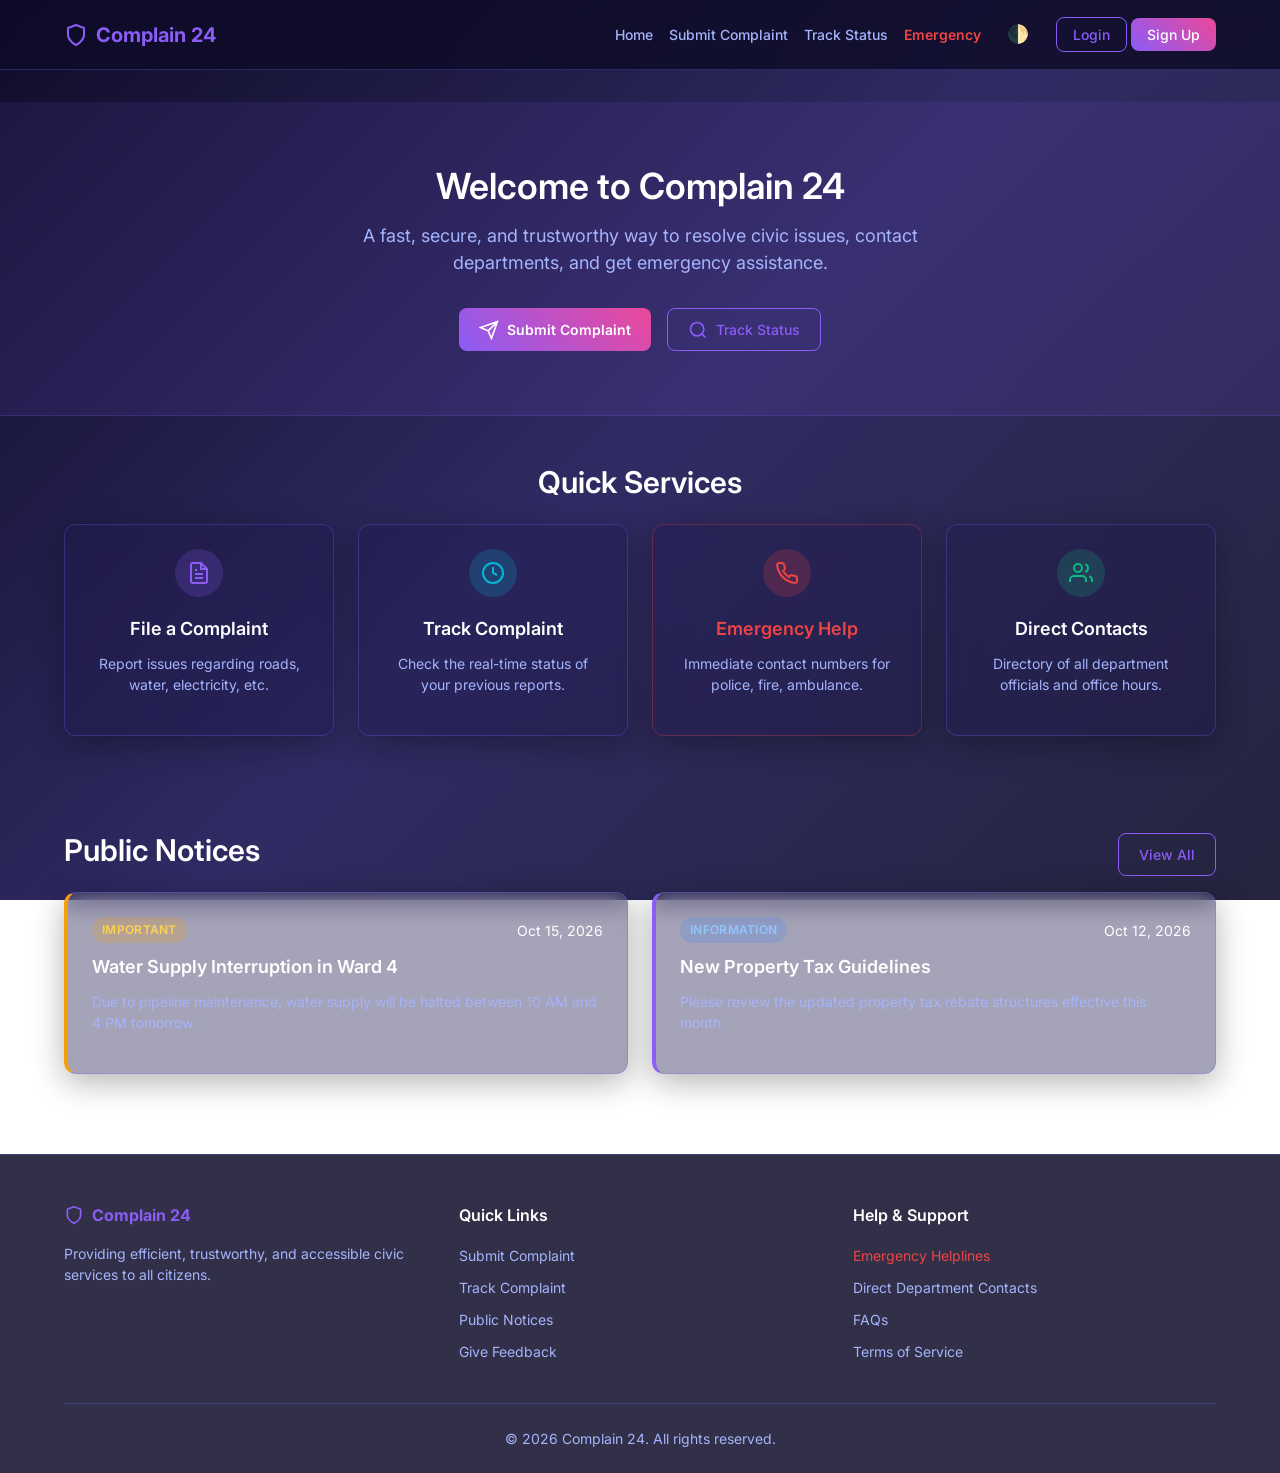
<file: index.html>
<!DOCTYPE html>
<html lang="en">

<head>
  <meta charset="UTF-8">
  <meta name="viewport" content="width=device-width, initial-scale=1.0">
  <title>Home - Complain 24</title>
  <meta name="description"
    content="Welcome to Complain 24. Submit complaints, track status, and access emergency helplines quickly.">
  <link rel="stylesheet" href="style.css">
</head>

<body>
  <!-- Navbar will be injected by app.js -->

  <main>
    <section class="hero-section"
      style="background: rgba(139, 92, 246, 0.1); border-bottom: 1px solid rgba(139, 92, 246, 0.2); padding: 4rem 0; text-align: center;">
      <div class="container">
        <h1 style="color: white; margin-bottom: 1rem;">Welcome to Complain 24</h1>
        <p style="color: var(--text-secondary); font-size: 1.125rem; max-width: 600px; margin: 0 auto 2rem;">
          A fast, secure, and trustworthy way to resolve civic issues, contact departments, and get emergency
          assistance.
        </p>
        <div class="hero-actions" style="display: flex; gap: 1rem; justify-content: center; flex-wrap: wrap;">
          <a href="submit-complaint.html" class="btn btn-primary"
            style="font-weight: 600;">
            <svg width="20" height="20" viewBox="0 0 24 24" fill="none" stroke="currentColor" stroke-width="2">
              <path d="M22 2L11 13M22 2l-7 20-4-9-9-4 20-7z" />
            </svg>
            Submit Complaint
          </a>
          <a href="track-complaint.html" class="btn btn-outline">
            <svg width="20" height="20" viewBox="0 0 24 24" fill="none" stroke="currentColor" stroke-width="2">
              <circle cx="11" cy="11" r="8"></circle>
              <line x1="21" y1="21" x2="16.65" y2="16.65"></line>
            </svg>
            Track Status
          </a>
        </div>
      </div>
    </section>

    <section class="quick-actions-section" style="padding: 3rem 0;">
      <div class="container">
        <h2 class="text-center mb-6">Quick Services</h2>
        <div class="grid grid-cols-4">
          <a href="submit-complaint.html" class="card text-center" style="display: block; transition: transform 0.2s;">
            <div
              style="width: 48px; height: 48px; background: rgba(139, 92, 246, 0.2); color: var(--primary-color); border-radius: 50%; display: flex; align-items: center; justify-content: center; margin: 0 auto 1rem;">
              <svg width="24" height="24" viewBox="0 0 24 24" fill="none" stroke="currentColor" stroke-width="2">
                <path d="M14 2H6a2 2 0 0 0-2 2v16a2 2 0 0 0 2 2h12a2 2 0 0 0 2-2V8z"></path>
                <polyline points="14 2 14 8 20 8"></polyline>
                <line x1="16" y1="13" x2="8" y2="13"></line>
                <line x1="16" y1="17" x2="8" y2="17"></line>
                <polyline points="10 9 9 9 8 9"></polyline>
              </svg>
            </div>
            <h3 class="text-lg">File a Complaint</h3>
            <p class="text-sm">Report issues regarding roads, water, electricity, etc.</p>
          </a>
          <a href="track-complaint.html" class="card text-center" style="display: block; transition: transform 0.2s;">
            <div
              style="width: 48px; height: 48px; background: rgba(6, 182, 212, 0.2); color: var(--accent-cyan); border-radius: 50%; display: flex; align-items: center; justify-content: center; margin: 0 auto 1rem;">
              <svg width="24" height="24" viewBox="0 0 24 24" fill="none" stroke="currentColor" stroke-width="2">
                <circle cx="12" cy="12" r="10"></circle>
                <polyline points="12 6 12 12 16 14"></polyline>
              </svg>
            </div>
            <h3 class="text-lg">Track Complaint</h3>
            <p class="text-sm">Check the real-time status of your previous reports.</p>
          </a>
          <a href="emergency.html" class="card text-center" style="display: block; border-color: rgba(239, 68, 68, 0.3);">
            <div
              style="width: 48px; height: 48px; background: rgba(239, 68, 68, 0.2); color: var(--accent-alert); border-radius: 50%; display: flex; align-items: center; justify-content: center; margin: 0 auto 1rem;">
              <svg width="24" height="24" viewBox="0 0 24 24" fill="none" stroke="currentColor" stroke-width="2">
                <path
                  d="M22 16.92v3a2 2 0 0 1-2.18 2 19.79 19.79 0 0 1-8.63-3.07 19.5 19.5 0 0 1-6-6 19.79 19.79 0 0 1-3.07-8.67A2 2 0 0 1 4.11 2h3a2 2 0 0 1 2 1.72 12.84 12.84 0 0 0 .7 2.81 2 2 0 0 1-.45 2.11L8.09 9.91a16 16 0 0 0 6 6l1.27-1.27a2 2 0 0 1 2.11-.45 12.84 12.84 0 0 0 2.81.7A2 2 0 0 1 22 16.92z">
                </path>
              </svg>
            </div>
            <h3 class="text-lg" style="color: var(--accent-alert);">Emergency Help</h3>
            <p class="text-sm">Immediate contact numbers for police, fire, ambulance.</p>
          </a>
          <a href="contacts.html" class="card text-center" style="display: block;">
            <div
              style="width: 48px; height: 48px; background: rgba(16, 185, 129, 0.2); color: var(--accent-success); border-radius: 50%; display: flex; align-items: center; justify-content: center; margin: 0 auto 1rem;">
              <svg width="24" height="24" viewBox="0 0 24 24" fill="none" stroke="currentColor" stroke-width="2">
                <path d="M17 21v-2a4 4 0 0 0-4-4H5a4 4 0 0 0-4 4v2"></path>
                <circle cx="9" cy="7" r="4"></circle>
                <path d="M23 21v-2a4 4 0 0 0-3-3.87"></path>
                <path d="M16 3.13a4 4 0 0 1 0 7.75"></path>
              </svg>
            </div>
            <h3 class="text-lg">Direct Contacts</h3>
            <p class="text-sm">Directory of all department officials and office hours.</p>
          </a>
        </div>
      </div>
    </section>

    <section class="notices-section" style="padding: 3rem 0;">
      <div class="container">
        <div class="d-flex justify-between align-center mb-4">
          <h2>Public Notices</h2>
          <a href="notices.html" class="btn btn-outline">View All</a>
        </div>
        <div class="grid grid-cols-2">
          <div class="card" style="border-left: 4px solid var(--accent-warning);">
            <div class="d-flex justify-between align-center mb-2">
              <span class="badge badge-pending">Important</span>
              <span class="text-sm text-secondary">Oct 15, 2026</span>
            </div>
            <h3 class="text-lg">Water Supply Interruption in Ward 4</h3>
            <p class="text-sm mb-0">Due to pipeline maintenance, water supply will be halted between 10 AM and 4 PM
              tomorrow.</p>
          </div>
          <div class="card" style="border-left: 4px solid var(--primary-color);">
            <div class="d-flex justify-between align-center mb-2">
              <span class="badge badge-progress">Information</span>
              <span class="text-sm text-secondary">Oct 12, 2026</span>
            </div>
            <h3 class="text-lg">New Property Tax Guidelines</h3>
            <p class="text-sm mb-0">Please review the updated property tax rebate structures effective this month.</p>
          </div>
        </div>
      </div>
    </section>
  </main>

  <script src="app.js"></script>
</body>

</html>
</file>
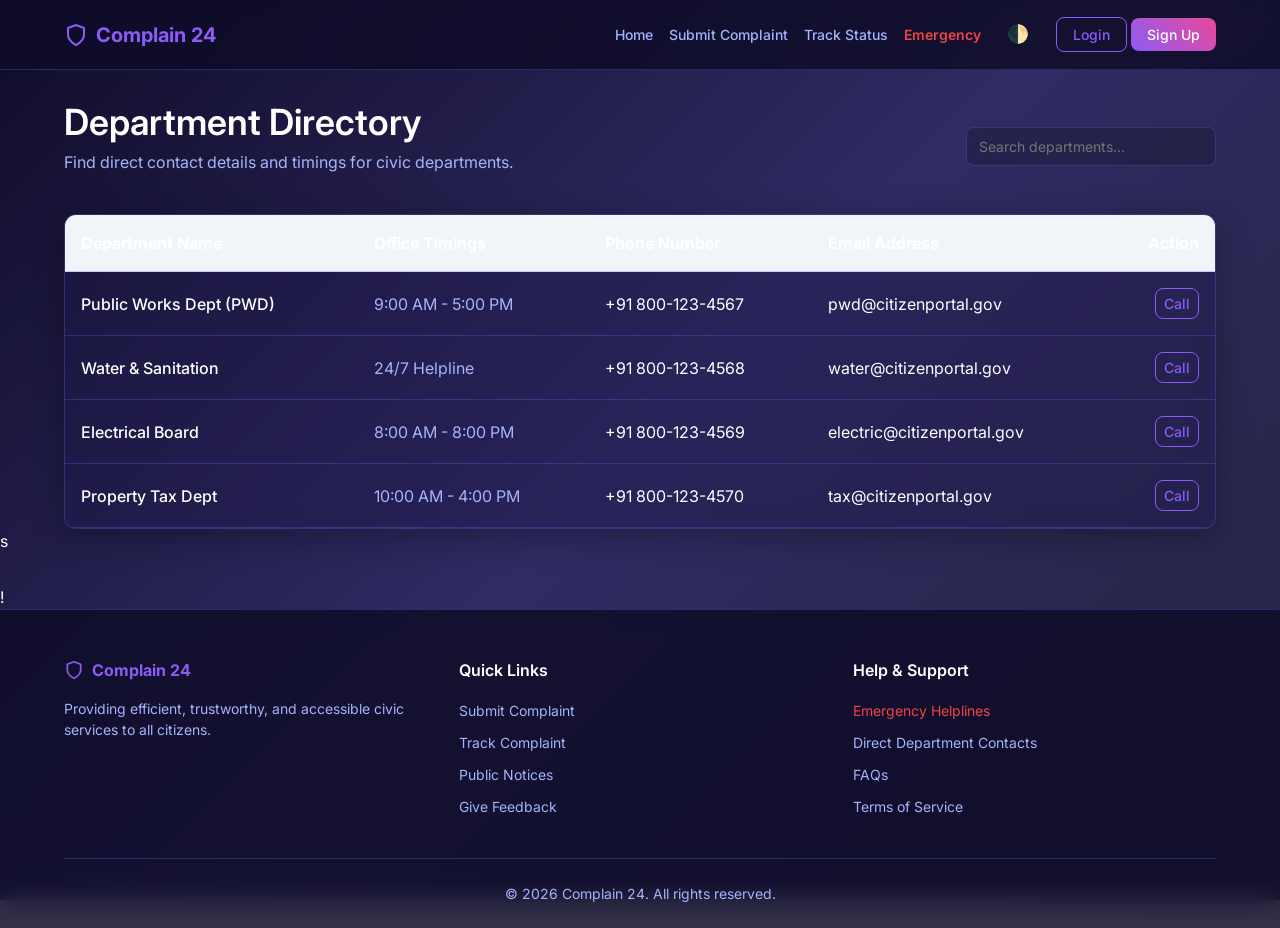
<file: contacts.html>
<!DOCTYPE html>
<html lang="en">

<head>
  <meta charset="UTF-8">
  <meta name="viewport" content="width=device-width, initial-scale=1.0">
  <title>Direct Contacts - Complain 24</title>
  <link rel="stylesheet" href="style.css">
</head>

<body>
  <!-- Navbar injected by JS -->

  <main>
    <div class="container">
      <div class="d-flex justify-between align-center mb-6">
        <div>
          <h1>Department Directory</h1>
          <p>Find direct contact details and timings for civic departments.</p>
        </div>
        <div>
          <input type="text" class="form-control" placeholder="Search departments..." style="min-width: 250px;">
        </div>
      </div>

      <div class="card" style="padding: 0; overflow: hidden;">
        <table style="width: 100%; border-collapse: collapse; text-align: left;">
          <thead style="background-color: #f1f5f9;">
            <tr>
              <th style="padding: 1rem; border-bottom: 1px solid var(--border-color);">Department Name</th>
              <th style="padding: 1rem; border-bottom: 1px solid var(--border-color);">Office Timings</th>
              <th style="padding: 1rem; border-bottom: 1px solid var(--border-color);">Phone Number</th>
              <th style="padding: 1rem; border-bottom: 1px solid var(--border-color);">Email Address</th>
              <th style="padding: 1rem; border-bottom: 1px solid var(--border-color); text-align: right;">Action</th>
            </tr>
          </thead>
          <tbody>
            <tr>
              <td style="padding: 1rem; border-bottom: 1px solid var(--border-color); font-weight: 500;">Public Works
                Dept (PWD)</td>
              <td style="padding: 1rem; border-bottom: 1px solid var(--border-color); color: var(--text-secondary);">
                9:00 AM - 5:00 PM</td>
              <td style="padding: 1rem; border-bottom: 1px solid var(--border-color);">+91 800-123-4567</td>
              <td style="padding: 1rem; border-bottom: 1px solid var(--border-color);">pwd@citizenportal.gov</td>
              <td style="padding: 1rem; border-bottom: 1px solid var(--border-color); text-align: right;">
                <a href="tel:+918001234567" class="btn btn-outline text-sm" style="padding: 0.25rem 0.5rem;">Call</a>
              </td>
            </tr>
            <tr>
              <td style="padding: 1rem; border-bottom: 1px solid var(--border-color); font-weight: 500;">Water &
                Sanitation</td>
              <td style="padding: 1rem; border-bottom: 1px solid var(--border-color); color: var(--text-secondary);">
                24/7 Helpline</td>
              <td style="padding: 1rem; border-bottom: 1px solid var(--border-color);">+91 800-123-4568</td>
              <td style="padding: 1rem; border-bottom: 1px solid var(--border-color);">water@citizenportal.gov</td>
              <td style="padding: 1rem; border-bottom: 1px solid var(--border-color); text-align: right;">
                <a href="tel:+918001234568" class="btn btn-outline text-sm" style="padding: 0.25rem 0.5rem;">Call</a>
              </td>
            </tr>
            <tr>
              <td style="padding: 1rem; border-bottom: 1px solid var(--border-color); font-weight: 500;">Electrical
                Board</td>
              <td style="padding: 1rem; border-bottom: 1px solid var(--border-color); color: var(--text-secondary);">
                8:00 AM - 8:00 PM</td>
              <td style="padding: 1rem; border-bottom: 1px solid var(--border-color);">+91 800-123-4569</td>
              <td style="padding: 1rem; border-bottom: 1px solid var(--border-color);">electric@citizenportal.gov</td>
              <td style="padding: 1rem; border-bottom: 1px solid var(--border-color); text-align: right;">
                <a href="tel:+918001234569" class="btn btn-outline text-sm" style="padding: 0.25rem 0.5rem;">Call</a>
              </td>
            </tr>
            <tr>
              <td style="padding: 1rem; border-bottom: 1px solid var(--border-color); font-weight: 500;">Property Tax
                Dept</td>
              <td style="padding: 1rem; border-bottom: 1px solid var(--border-color); color: var(--text-secondary);">
                10:00 AM - 4:00 PM</td>
              <td style="padding: 1rem; border-bottom: 1px solid var(--border-color);">+91 800-123-4570</td>
              <td style="padding: 1rem; border-bottom: 1px solid var(--border-color);">tax@citizenportal.gov</td>
              <td style="padding: 1rem; border-bottom: 1px solid var(--border-color); text-align: right;">
                <a href="tel:+918001234570" class="btn btn-outline text-sm" style="padding: 0.25rem 0.5rem;">Call</a>
              </td>
            </tr>
          </tbody>
        </table>
      </div>
    </div>s
  </main>

  <script src="app.js"></script>
</body>

</html>
!
</file>
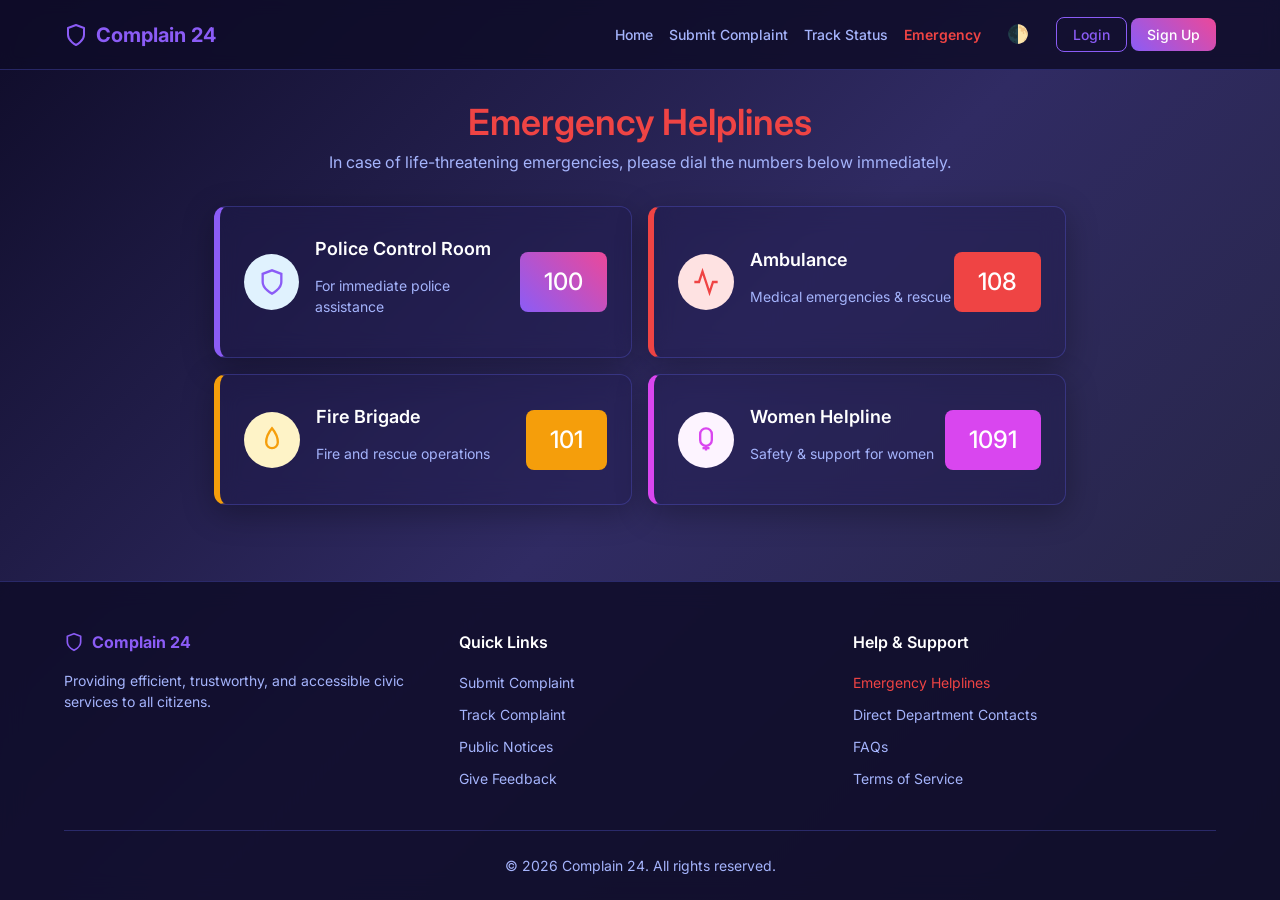
<file: emergency.html>
<!DOCTYPE html>
<html lang="en">
<head>
  <meta charset="UTF-8">
  <meta name="viewport" content="width=device-width, initial-scale=1.0">
  <title>Emergency Help - Complain 24</title>
  <link rel="stylesheet" href="style.css">
</head>
<body style="background-color: var(--bg-color);">
  <!-- Navbar injected by JS -->
  
  <main>
    <div class="container" style="max-width: 900px;">
      <div class="text-center mb-8">
        <h1 style="color: var(--accent-alert);">Emergency Helplines</h1>
        <p>In case of life-threatening emergencies, please dial the numbers below immediately.</p>
      </div>

      <div class="grid grid-cols-2 gap-4">
        
        <!-- Police -->
        <div class="card" style="border-left: 6px solid var(--primary-color); display: flex; align-items: center; justify-content: space-between;">
          <div class="d-flex align-center gap-4">
            <div style="width: 56px; height: 56px; background: #e0f2fe; color: var(--primary-color); border-radius: 50%; display: flex; align-items: center; justify-content: center;">
              <svg width="28" height="28" viewBox="0 0 24 24" fill="none" stroke="currentColor" stroke-width="2"><path d="M12 22s8-4 8-10V5l-8-3-8 3v7c0 6 8 10 8 10z"></path></svg>
            </div>
            <div>
              <h2 class="mb-1 text-lg">Police Control Room</h2>
              <p class="text-sm mb-0">For immediate police assistance</p>
            </div>
          </div>
          <a href="tel:100" class="btn btn-primary" style="font-size: 1.5rem; padding: 0.75rem 1.5rem;">100</a>
        </div>

        <!-- Ambulance -->
        <div class="card" style="border-left: 6px solid var(--accent-alert); display: flex; align-items: center; justify-content: space-between;">
          <div class="d-flex align-center gap-4">
            <div style="width: 56px; height: 56px; background: #fee2e2; color: var(--accent-alert); border-radius: 50%; display: flex; align-items: center; justify-content: center;">
              <svg width="28" height="28" viewBox="0 0 24 24" fill="none" stroke="currentColor" stroke-width="2"><path d="M22 12h-4l-3 9L9 3l-3 9H2"></path></svg>
            </div>
            <div>
              <h2 class="mb-1 text-lg">Ambulance</h2>
              <p class="text-sm mb-0">Medical emergencies & rescue</p>
            </div>
          </div>
          <a href="tel:108" class="btn btn-alert" style="font-size: 1.5rem; padding: 0.75rem 1.5rem;">108</a>
        </div>

        <!-- Fire Brigade -->
        <div class="card" style="border-left: 6px solid var(--accent-warning); display: flex; align-items: center; justify-content: space-between;">
          <div class="d-flex align-center gap-4">
            <div style="width: 56px; height: 56px; background: #fef3c7; color: var(--accent-warning); border-radius: 50%; display: flex; align-items: center; justify-content: center;">
              <svg width="28" height="28" viewBox="0 0 24 24" fill="none" stroke="currentColor" stroke-width="2"><path d="M12 2c0 0-5 6-5 12a5 5 0 0 0 10 0c0-6-5-12-5-12z"></path></svg>
            </div>
            <div>
              <h2 class="mb-1 text-lg">Fire Brigade</h2>
              <p class="text-sm mb-0">Fire and rescue operations</p>
            </div>
          </div>
          <a href="tel:101" class="btn" style="background-color: var(--accent-warning); color: white; font-size: 1.5rem; padding: 0.75rem 1.5rem;">101</a>
        </div>

        <!-- Women Helpline -->
        <div class="card" style="border-left: 6px solid #d946ef; display: flex; align-items: center; justify-content: space-between;">
          <div class="d-flex align-center gap-4">
            <div style="width: 56px; height: 56px; background: #fdf4ff; color: #d946ef; border-radius: 50%; display: flex; align-items: center; justify-content: center;">
              <svg width="28" height="28" viewBox="0 0 24 24" fill="none" stroke="currentColor" stroke-width="2"><path d="M12 2a5 5 0 0 0-5 5v5a5 5 0 0 0 10 0V7a5 5 0 0 0-5-5z"></path><path d="M12 17v4"></path><path d="M9 19h6"></path></svg>
            </div>
            <div>
              <h2 class="mb-1 text-lg">Women Helpline</h2>
              <p class="text-sm mb-0">Safety & support for women</p>
            </div>
          </div>
          <a href="tel:1091" class="btn" style="background-color: #d946ef; color: white; font-size: 1.5rem; padding: 0.75rem 1.5rem;">1091</a>
        </div>

      </div>
    </div>
  </main>

  <script src="app.js"></script>
</body>
</html>
</file>
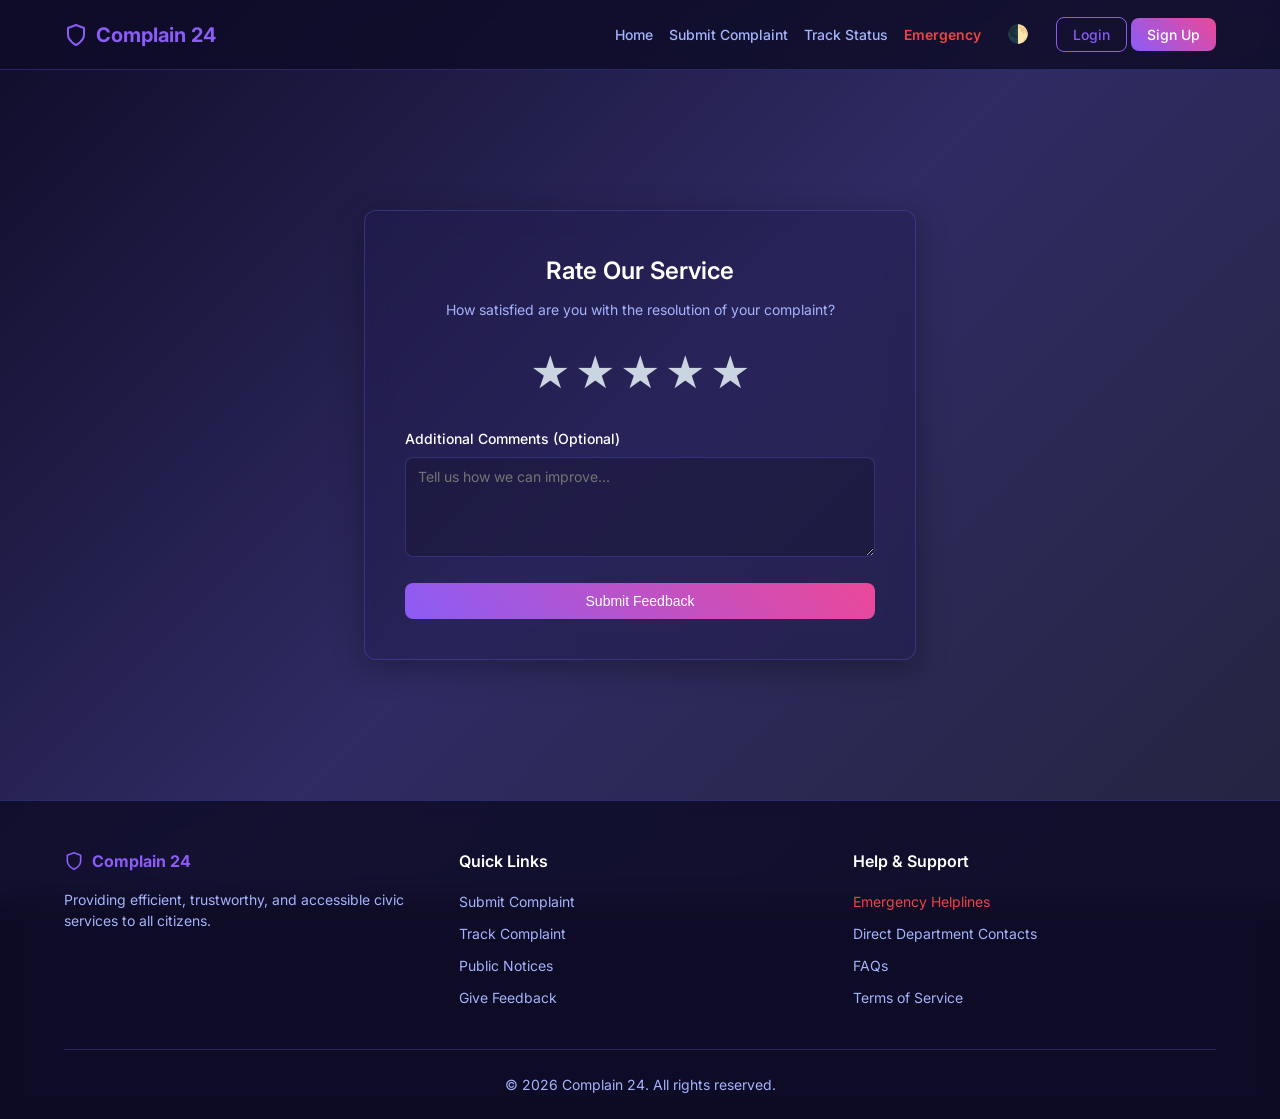
<file: feedback.html>
<!DOCTYPE html>
<html lang="en">

<head>
  <meta charset="UTF-8">
  <meta name="viewport" content="width=device-width, initial-scale=1.0">
  <title>Feedback - Complain 24</title>
  <link rel="stylesheet" href="style.css">
  <style>
    x .star-rating {
      display: flex;
      flex-direction: row-reverse;
      justify-content: center;
      gap: 0.5rem;
    }

    .star-rating input {
      display: none;
    }

    .star-rating label {
      font-size: 2.5rem;
      color: #cbd5e1;
      cursor: pointer;
      transition: color 0.2s;
    }

    .star-rating label:hover,
    .star-rating label:hover~label,
    .star-rating input:checked~label {
      color: #f59e0b;
      /* Orange/Gold */
    }
  </style>
</head>

<body style="background-color: var(--bg-color);">
  <!-- Navbar injected by JS -->

  <main
    style="display: flex; align-items: center; justify-content: center; min-height: calc(100vh - var(--nav-height) - 100px);">
    <div class="container" style="max-width: 600px;">

      <div class="card" id="feedbackFormCard" style="padding: 2.5rem;">
        <div class="text-center mb-6">
          <h1 class="text-lg" style="font-size: 1.5rem;">Rate Our Service</h1>
          <p class="text-sm">How satisfied are you with the resolution of your complaint?</p>
        </div>

        <form id="feedbackForm">
          <div class="form-group text-center mb-6">
            <div class="star-rating">
              <input type="radio" id="star5" name="rating" value="5" required />
              <label for="star5" title="5 stars">&#9733;</label>
              <input type="radio" id="star4" name="rating" value="4" />
              <label for="star4" title="4 stars">&#9733;</label>
              <input type="radio" id="star3" name="rating" value="3" />
              <label for="star3" title="3 stars">&#9733;</label>
              <input type="radio" id="star2" name="rating" value="2" />
              <label for="star2" title="2 stars">&#9733;</label>
              <input type="radio" id="star1" name="rating" value="1" />
              <label for="star1" title="1 star">&#9733;</label>
            </div>
          </div>

          <div class="form-group">
            <label class="form-label" for="comments">Additional Comments (Optional)</label>
            <textarea id="comments" class="form-control" placeholder="Tell us how we can improve..."></textarea>
          </div>

          <button type="submit" class="btn btn-primary btn-block">Submit Feedback</button>
        </form>
      </div>

      <div class="card text-center" id="thankYouCard" style="display: none; padding: 4rem 2rem;">
        <div
          style="width: 64px; height: 64px; background: #d1fae5; color: var(--accent-success); border-radius: 50%; display: flex; align-items: center; justify-content: center; margin: 0 auto 1.5rem;">
          <svg width="32" height="32" viewBox="0 0 24 24" fill="none" stroke="currentColor" stroke-width="3">
            <polyline points="20 6 9 17 4 12"></polyline>
          </svg>
        </div>
        <h2>Thank You!</h2>
        <p class="text-secondary">Your feedback has been submitted successfully.</p>
        <a href="index.html" class="btn btn-outline mt-4">Return Home</a>
      </div>

    </div>
  </main>

  <script src="app.js"></script>
  <script>
    document.getElementById('feedbackForm').addEventListener('submit', async (e) => {
      e.preventDefault();

      const urlParams = new URLSearchParams(window.location.search);
      const complaintId = urlParams.get('id');
      const user = JSON.parse(localStorage.getItem('citizen_user')) || {};
      const rating = document.querySelector('input[name="rating"]:checked').value;
      const comments = document.getElementById('comments').value;

      try {
        const response = await fetch(window.API_BASE + '/api/feedback', {
          method: 'POST',
          headers: { 'Content-Type': 'application/json' },
          body: JSON.stringify({
            complaint_id: complaintId,
            user_id: user.id || null,
            rating: parseInt(rating),
            comments: comments
          })
        });
        const result = await response.json();
        if (result.success) {
          document.getElementById('feedbackFormCard').style.display = 'none';
          document.getElementById('thankYouCard').style.display = 'block';
        } else {
          alert('Error submitting feedback: ' + result.error);
        }
      } catch (err) {
        console.error(err);
        // Fallback to show thank you UI even if backend fails or database is offline
        document.getElementById('feedbackFormCard').style.display = 'none';
        document.getElementById('thankYouCard').style.display = 'block';
      }
    });
  </script>
</body>

</html>
</file>
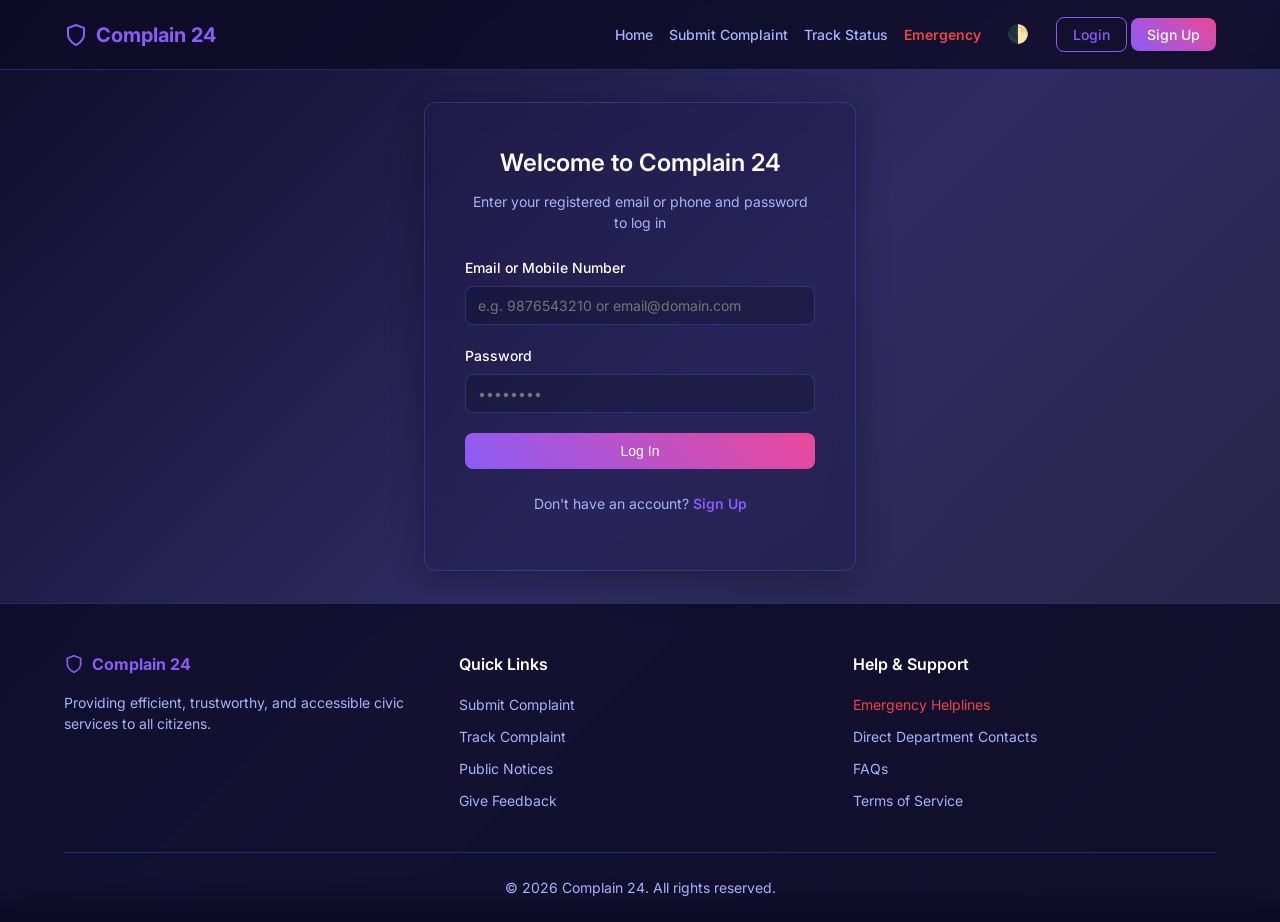
<file: login.html>
<!DOCTYPE html>
<html lang="en">
<head>
  <meta charset="UTF-8">
  <meta name="viewport" content="width=device-width, initial-scale=1.0">
  <title>Login - Complain 24</title>
  <link rel="stylesheet" href="style.css">
</head>
<body style="background-color: var(--bg-color);">
  <!-- Navbar injected by JS -->
  
  <main style="display: flex; align-items: center; justify-content: center; min-height: calc(100vh - var(--nav-height) - 300px);">
    <div class="container" style="max-width: 480px; width: 100%;">
      <div class="card" style="padding: 2.5rem;">
        <div class="text-center mb-6">
          <h1 class="text-lg mb-2" style="font-size: 1.5rem;">Welcome to Complain 24</h1>
          <p class="text-sm" id="login-subtitle">Enter your registered email or phone and password to log in</p>
        </div>
        
        <div id="alert-message" class="text-sm text-center mb-4" style="font-weight: 600; display: none;"></div>
        
        <!-- Unified Login Form -->
        <form id="loginForm">
          <div class="form-group">
            <label class="form-label" for="login_contact">Email or Mobile Number</label>
            <input type="text" id="login_contact" class="form-control" placeholder="e.g. 9876543210 or email@domain.com" required>
          </div>
          <div class="form-group">
            <label class="form-label" for="login_password">Password</label>
            <input type="password" id="login_password" class="form-control" placeholder="••••••••" required>
          </div>
          <button type="submit" class="btn btn-primary btn-block" id="loginBtn">Log In</button>
        </form>
        
        <div id="signUpLinkContainer" class="text-center mt-6">
          <p class="text-sm mb-0">Don't have an account? <a href="register.html" class="font-semibold" style="color: var(--primary-color);">Sign Up</a></p>
        </div>
      </div>
    </div>
  </main>

  <script src="app.js"></script>
  <script>
    const alertMsg = document.getElementById('alert-message');

    function showAlert(msg, color) {
        alertMsg.style.display = 'block';
        alertMsg.textContent = msg;
        alertMsg.style.color = color || 'var(--accent-alert)';
    }

    document.addEventListener('DOMContentLoaded', () => {
        const urlParams = new URLSearchParams(window.location.search);
        const redirect = urlParams.get('redirect');
        if (redirect) {
            // Update SignUp link to preserve redirect
            const signUpLink = document.querySelector('a[href="register.html"]');
            if (signUpLink) {
                signUpLink.href = `register.html?redirect=${encodeURIComponent(redirect)}`;
            }
            
            if (redirect === 'submit-complaint.html') {
                showAlert('Please log in to submit a complaint.', 'var(--primary-color)');
            }
        }
    });

    document.getElementById('loginForm').addEventListener('submit', async (e) => {
      e.preventDefault();
      const contactInfo = document.getElementById('login_contact').value;
      const password = document.getElementById('login_password').value;
      const btn = document.getElementById('loginBtn');
      
      btn.disabled = true;
      btn.textContent = 'Logging In...';
      
      try {
        const res = await fetch(window.API_BASE + '/api/auth/login', {
            method: 'POST',
            headers: { 'Content-Type': 'application/json' },
            body: JSON.stringify({ contact_info: contactInfo, password: password })
        });
        
        if (!res.ok) {
            const errData = await res.json().catch(() => ({}));
            throw new Error(errData.error || `Server error ${res.status}`);
        }
        
        const data = await res.json();
        
        if (data.success) {
            showAlert('Login successful! Redirecting...', 'var(--accent-success)');
            localStorage.setItem('citizen_user', JSON.stringify(data.user));
            if (data.token) {
                localStorage.setItem('token', data.token);
            }
            
            setTimeout(() => {
                const role = data.user.role;
                if (role === 'officer') {
                    window.location.href = 'officer-dashboard.html';
                } else if (role === 'supervisor') {
                    window.location.href = 'supervisor-dashboard.html';
                } else if (role === 'admin') {
                    window.location.href = 'admin-dashboard.html';
                } else {
                    const urlParams = new URLSearchParams(window.location.search);
                    const redirect = urlParams.get('redirect');
                    if (redirect) {
                        window.location.href = redirect;
                    } else {
                        window.location.href = 'index.html';
                    }
                }
            }, 1000);
        } else {
            showAlert(data.error);
            btn.disabled = false;
            btn.textContent = 'Log In';
        }
      } catch (err) {
        console.error(err);
        if (err.message === 'Failed to fetch' || err.message.includes('network') || err.message.includes('fetch')) {
            showAlert('Network error: Cannot reach the backend server.');
        } else {
            showAlert(err.message);
        }
        btn.disabled = false;
        btn.textContent = 'Log In';
      }
    });
  </script>
</body>
</html>
</file>
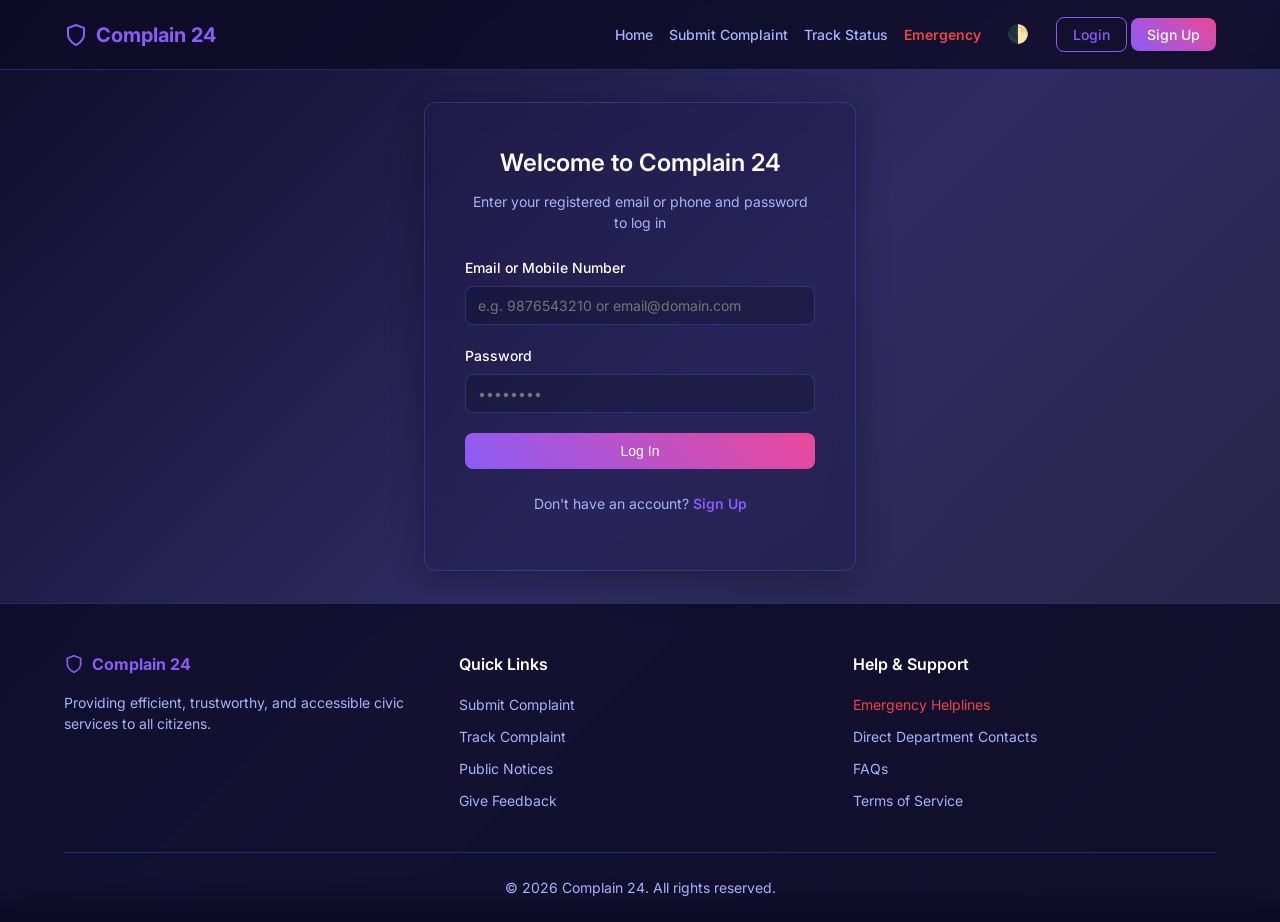
<file: my-complaints.html>
<!DOCTYPE html>
<html lang="en">
<head>
  <meta charset="UTF-8">
  <meta name="viewport" content="width=device-width, initial-scale=1.0">
  <title>My Complaints - Complain 24</title>
  <link rel="stylesheet" href="style.css">
  <style>
    .complaint-card {
      background: rgba(15, 12, 41, 0.6);
      backdrop-filter: blur(12px);
      border: 1px solid var(--border-color);
      border-radius: var(--radius-lg);
      padding: 1.5rem;
      margin-bottom: 1rem;
      transition: transform 0.2s, box-shadow 0.2s;
    }
    .complaint-card:hover {
      transform: translateY(-2px);
      box-shadow: 0 4px 20px rgba(0, 0, 0, 0.4);
    }
    .complaint-header {
      display: flex;
      justify-content: space-between;
      align-items: center;
      margin-bottom: 1rem;
      border-bottom: 1px solid var(--border-color);
      padding-bottom: 1rem;
    }
    .empty-state {
      text-align: center;
      padding: 3rem;
      background: rgba(15, 12, 41, 0.4);
      border-radius: var(--radius-lg);
      border: 1px dashed var(--border-color);
    }
    .karma-banner {
      background: linear-gradient(135deg, rgba(139,92,246,0.25), rgba(236,72,153,0.25));
      border: 1px solid rgba(139,92,246,0.4);
      border-radius: var(--radius-lg);
      padding: 1.25rem 1.5rem;
      margin-bottom: 1.5rem;
      display: flex;
      align-items: center;
      gap: 1rem;
    }
    .karma-score {
      font-size: 2.5rem;
      font-weight: 800;
      background: linear-gradient(135deg, #8b5cf6, #ec4899);
      -webkit-background-clip: text;
      -webkit-text-fill-color: transparent;
      background-clip: text;
      line-height: 1;
    }
    @keyframes karma-in { from { transform: scale(0.8); opacity: 0; } to { transform: scale(1); opacity: 1; } }
    .karma-banner { animation: karma-in 0.5s ease; }
  </style>
</head>
<body style="background-color: var(--bg-color);">
  <!-- Navbar injected by JS -->
  
  <main style="padding-top: calc(var(--nav-height) + 2rem); min-height: 100vh;">
    <div class="container" style="max-width: 800px;">
      <h1 class="text-2xl font-bold mb-2">My Complaints</h1>
      <p class="text-secondary mb-4">Track the status of all your submitted civic issues.</p>
      
      <!-- Karma Banner -->
      <div class="karma-banner" id="karmaBanner" style="display:none;">
        <div>
          <div class="karma-score" id="karmaScore">0</div>
          <div class="text-sm font-semibold" style="color: var(--text-secondary);">Civic Karma Points</div>
        </div>
        <div style="border-left: 1px solid var(--border-color); padding-left: 1rem; flex: 1;">
          <p class="font-semibold mb-1">🏆 Your Civic Score</p>
          <p class="text-sm" style="color: var(--text-secondary);">You earn <strong style="color: var(--primary-color);">+10 points</strong> every time one of your complaints gets fully resolved. Keep reporting issues to grow your score!</p>
        </div>
      </div>
        <div class="empty-state" style="display: none;" id="emptyState">
          <p class="mb-4">You haven't submitted any complaints yet.</p>
          <a href="submit-complaint.html" class="btn btn-primary">Report an Issue</a>
        </div>
        <div id="loading" class="text-center py-4">Loading your complaints...</div>
      </div>
    </div>
  </main>

  <script src="app.js"></script>
  <script>
    document.addEventListener('DOMContentLoaded', async () => {
      const user = JSON.parse(localStorage.getItem('citizen_user'));
      if (!user) {
        window.location.href = 'login.html?redirect=my-complaints.html';
        return;
      }

      const listContainer = document.getElementById('complaintsList');
      const emptyState = document.getElementById('emptyState');
      const loading = document.getElementById('loading');
      
      // Fetch karma score
      try {
        const userRes = await fetch(window.API_BASE + `/api/user/${user.id}`);
        const userProfile = await userRes.json();
        if (userProfile && userProfile.karma_points !== undefined) {
          const banner = document.getElementById('karmaBanner');
          const score = document.getElementById('karmaScore');
          score.textContent = userProfile.karma_points;
          banner.style.display = 'flex';
        }
      } catch (e) { console.warn('Could not fetch karma:', e); }
      
      try {
        const response = await fetch(window.API_BASE + `/api/complaints?user_id=${user.id}`, { cache: 'no-store' });
        const complaints = await response.json();
        
        loading.style.display = 'none';
        
        if (!complaints || complaints.length === 0) {
          emptyState.style.display = 'block';
          return;
        }
        
        complaints.forEach(c => {
          let sClass = 'badge-pending';
          if (c.status === 'In Progress') sClass = 'badge-progress';
          if (c.status === 'Resolved') sClass = 'badge-resolved';
          
          let pClass = 'badge-pending';
          if (c.priority === 'Urgent') pClass = 'badge-urgent';
          if (c.priority === 'High') pClass = 'badge-progress';
          
          const card = document.createElement('div');
          card.className = 'complaint-card';
          
          const photoHtml = c.photo_url 
            ? `<div class="mt-4"><a href="${window.API_BASE}${c.photo_url}" target="_blank" class="text-sm font-semibold" style="color: var(--primary-color);">📎 View Uploaded Photo</a></div>` 
            : '';
            
          card.innerHTML = `
            <div class="complaint-header">
              <div>
                <span class="font-bold text-primary" style="font-size: 1.1rem;">${c.id}</span>
                <span class="text-sm text-secondary ml-2">${new Date(c.date).toLocaleDateString()}</span>
              </div>
              <span class="badge ${sClass}">${c.status}</span>
            </div>
            <h3 class="font-semibold mb-2" style="font-size: 1.1rem;">${c.title}</h3>
            <p class="text-secondary text-sm mb-4">${c.description}</p>
            <div class="d-flex align-center gap-4 text-sm" style="flex-wrap: wrap;">
              <div><strong>Category:</strong> ${c.category}</div>
              <div><strong>Priority:</strong> <span class="badge ${pClass}" style="transform: scale(0.9);">${c.priority}</span></div>
              <div><strong>Department:</strong> ${c.department}</div>
            </div>
            ${photoHtml}
            <div class="mt-4 pt-4 text-right" style="border-top: 1px solid var(--border-color);">
                <a href="track-complaint.html?id=${c.id}" class="btn btn-outline text-sm" style="padding: 0.4rem 0.8rem;">Track Details</a>
            </div>
          `;
          listContainer.appendChild(card);
        });
      } catch (err) {
        console.error(err);
        loading.textContent = 'Error loading complaints. Please try again.';
      }
    });
  </script>
</body>
</html>
</file>
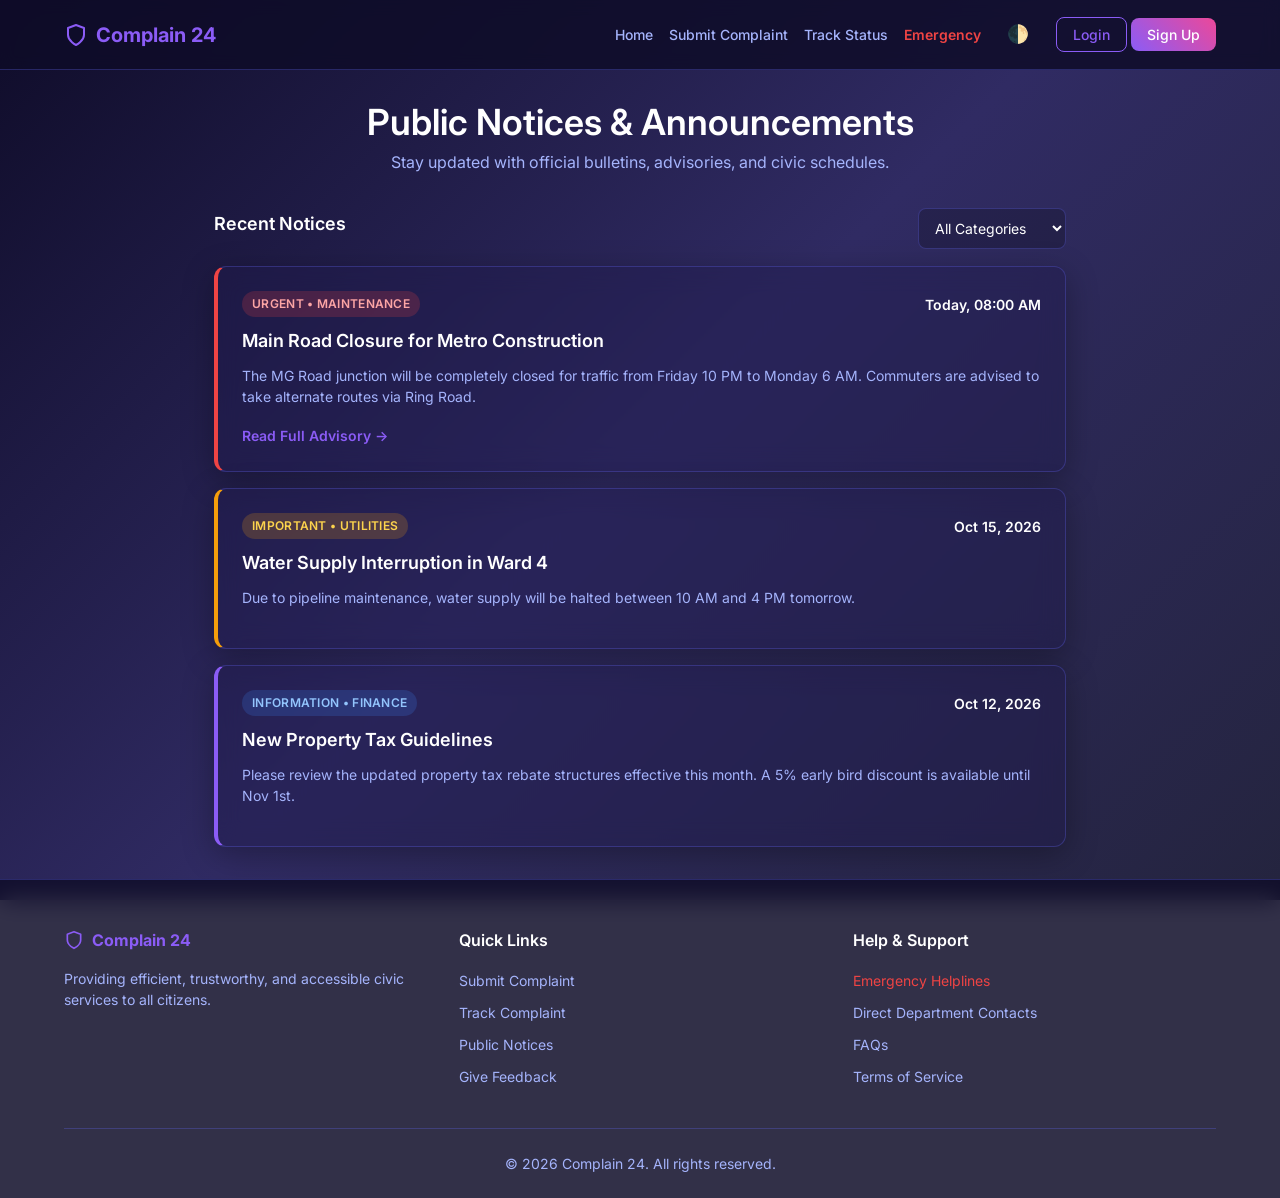
<file: notices.html>
<!DOCTYPE html>
<html lang="en">
<head>
  <meta charset="UTF-8">
  <meta name="viewport" content="width=device-width, initial-scale=1.0">
  <title>Public Notices - Complain 24</title>
  <link rel="stylesheet" href="style.css">
</head>
<body>
  <!-- Navbar injected by JS -->
  
  <main>
    <div class="container" style="max-width: 900px;">
      <div class="text-center mb-8">
        <h1>Public Notices & Announcements</h1>
        <p>Stay updated with official bulletins, advisories, and civic schedules.</p>
      </div>

      <div class="d-flex justify-between align-center mb-4">
        <h2 class="text-lg mb-0">Recent Notices</h2>
        <select class="form-control" style="width: auto;">
          <option>All Categories</option>
          <option>Maintenance</option>
          <option>Tax & Finance</option>
          <option>Health & Safety</option>
        </select>
      </div>

      <div class="grid gap-4">
        <!-- Notice 1: Pinned/Urgent -->
        <div class="card" style="border-left: 4px solid var(--accent-alert);">
          <div class="d-flex justify-between align-center mb-2">
            <span class="badge badge-urgent">Urgent &bull; Maintenance</span>
            <span class="text-sm text-secondary font-semibold">Today, 08:00 AM</span>
          </div>
          <h3 class="text-lg">Main Road Closure for Metro Construction</h3>
          <p class="text-sm">The MG Road junction will be completely closed for traffic from Friday 10 PM to Monday 6 AM. Commuters are advised to take alternate routes via Ring Road.</p>
          <a href="#" class="text-sm font-semibold text-primary">Read Full Advisory &rarr;</a>
        </div>

        <!-- Notice 2 -->
        <div class="card" style="border-left: 4px solid var(--accent-warning);">
          <div class="d-flex justify-between align-center mb-2">
            <span class="badge badge-pending">Important &bull; Utilities</span>
            <span class="text-sm text-secondary font-semibold">Oct 15, 2026</span>
          </div>
          <h3 class="text-lg">Water Supply Interruption in Ward 4</h3>
          <p class="text-sm">Due to pipeline maintenance, water supply will be halted between 10 AM and 4 PM tomorrow.</p>
        </div>

        <!-- Notice 3 -->
        <div class="card" style="border-left: 4px solid var(--primary-color);">
          <div class="d-flex justify-between align-center mb-2">
            <span class="badge badge-progress">Information &bull; Finance</span>
            <span class="text-sm text-secondary font-semibold">Oct 12, 2026</span>
          </div>
          <h3 class="text-lg">New Property Tax Guidelines</h3>
          <p class="text-sm">Please review the updated property tax rebate structures effective this month. A 5% early bird discount is available until Nov 1st.</p>
        </div>
      </div>
    </div>
  </main>

  <script src="app.js"></script>
</body>
</html>
</file>
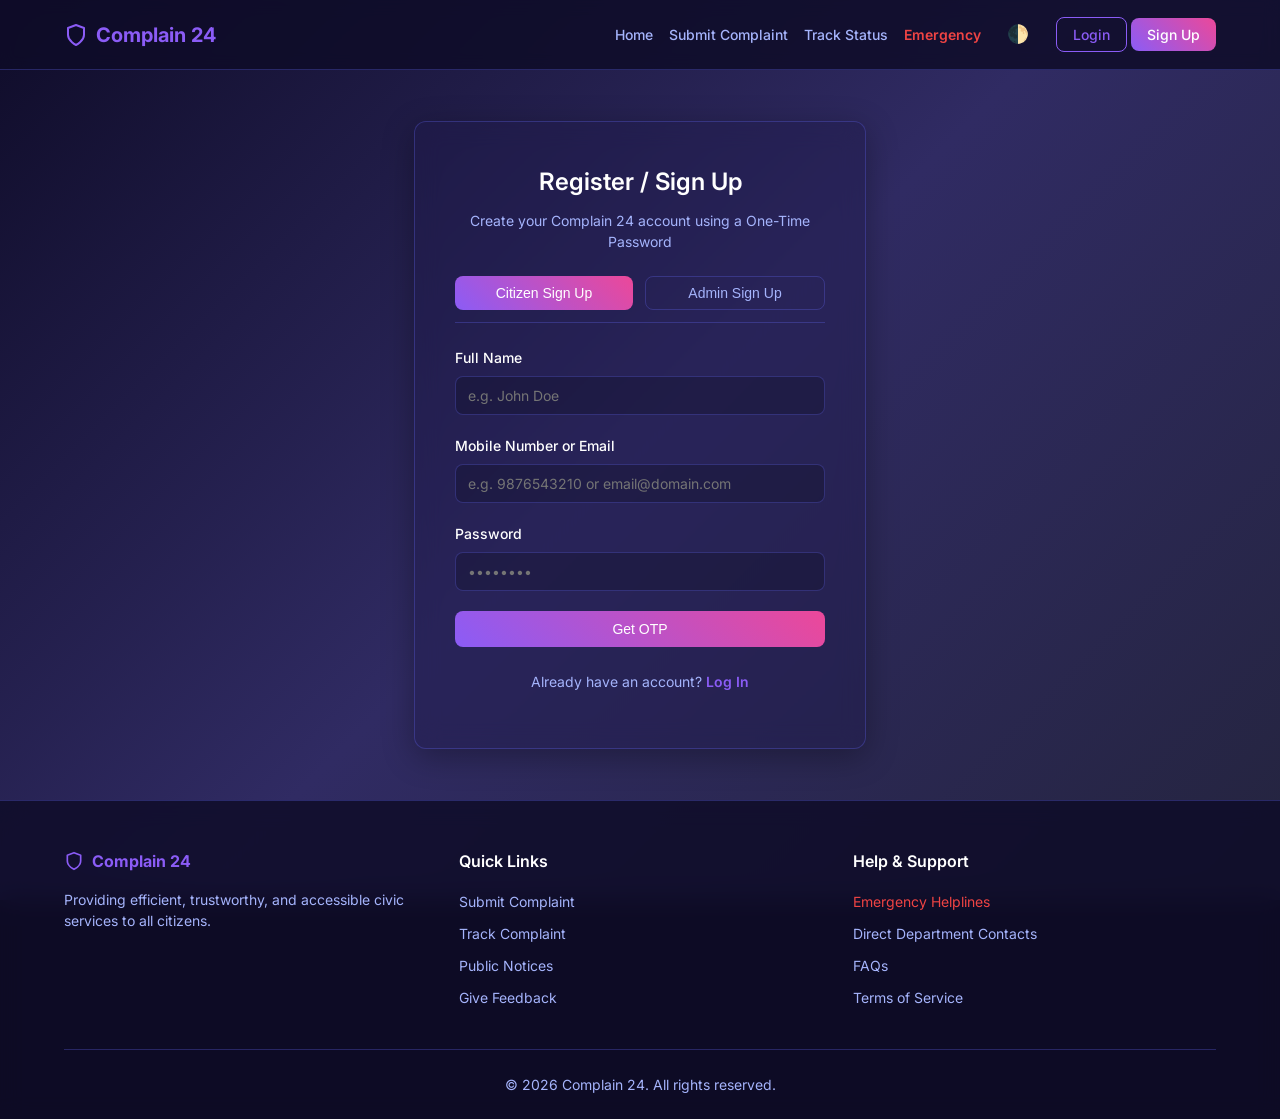
<file: register.html>
<!DOCTYPE html>
<html lang="en">
<head>
  <meta charset="UTF-8">
  <meta name="viewport" content="width=device-width, initial-scale=1.0">
  <title>Register - Complain 24</title>
  <link rel="stylesheet" href="style.css">
</head>
<body style="background-color: var(--bg-color);">
  <!-- Navbar injected by JS -->
  <main style="display: flex; align-items: center; justify-content: center; min-height: calc(100vh - var(--nav-height) - 100px); padding: 2rem 0;">
    <div class="container" style="max-width: 500px; width: 100%;">
      <div class="card" style="padding: 2.5rem;">
        <div class="text-center mb-6">
          <h1 class="text-lg mb-2" style="font-size: 1.5rem;">Register / Sign Up</h1>
          <p class="text-sm" id="register-subtitle">Create your Complain 24 account using a One-Time Password</p>
        </div>

        <!-- Register Tabs -->
        <div class="register-tabs" style="display: flex; margin-bottom: 1.5rem; border-bottom: 1px solid var(--border-color); padding-bottom: 0.75rem; gap: 0.75rem;">
          <button type="button" id="citizenTab" class="btn btn-primary" style="flex: 1; padding: 0.5rem 1rem;" onclick="switchTab('citizen')">Citizen Sign Up</button>
          <button type="button" id="adminTab" class="btn btn-outline" style="flex: 1; padding: 0.5rem 1rem; color: var(--text-secondary); border-color: var(--border-color);" onclick="switchTab('admin')">Admin Sign Up</button>
        </div>
        
        <div id="alert-message" class="text-sm text-center mb-4" style="font-weight: 600; display: none;"></div>
        
        <!-- Step 1: Request OTP -->
        <form id="requestOtpForm">
          <div class="form-group">
            <label class="form-label" for="reg_name">Full Name</label>
            <input type="text" id="reg_name" class="form-control" placeholder="e.g. John Doe" required>
          </div>
          <div class="form-group">
            <label class="form-label" for="contact_info">Mobile Number or Email</label>
            <input type="text" id="contact_info" class="form-control" placeholder="e.g. 9876543210 or email@domain.com" required>
          </div>
          <div class="form-group">
            <label class="form-label" for="reg_password">Password</label>
            <input type="password" id="reg_password" class="form-control" placeholder="••••••••" required minlength="6">
          </div>
          <button type="submit" class="btn btn-primary btn-block" id="requestBtn">Get OTP</button>
        </form>

        <!-- Step 2: Verify OTP -->
        <form id="verifyOtpForm" style="display: none;">
          <div class="form-group">
            <label class="form-label" for="otp_code">Enter 6-digit OTP</label>
            <input type="text" id="otp_code" class="form-control" placeholder="XXXXXX" required maxlength="6" style="letter-spacing: 0.5rem; text-align: center; font-size: 1.25rem;">
          </div>
          <button type="submit" class="btn btn-secondary btn-block" id="verifyBtn">Verify & Register</button>
          <div class="text-center mt-4">
             <a href="#" class="text-sm font-semibold" style="color: var(--secondary-color);" onclick="resetForm()">← Use a different number</a>
          </div>
        </form>
        
        <div id="loginLinkContainer" class="text-center mt-6">
          <p class="text-sm mb-0">Already have an account? <a href="login.html" class="font-semibold" style="color: var(--primary-color);">Log In</a></p>
        </div>
      </div>
    </div>
  </main>

  <script src="app.js"></script>
  <script>
    const requestForm = document.getElementById('requestOtpForm');
    const verifyForm = document.getElementById('verifyOtpForm');
    const alertMsg = document.getElementById('alert-message');
    let currentUserContact = '';

    function showAlert(msg, color) {
        alertMsg.style.display = 'block';
        alertMsg.textContent = msg;
        alertMsg.style.color = color || 'var(--accent-alert)';
    }

    function resetForm() {
        requestForm.style.display = 'block';
        verifyForm.style.display = 'none';
        alertMsg.style.display = 'none';
        document.getElementById('otp_code').value = '';
    }

    let selectedRole = 'citizen';
    let currentName = '';
    let currentPassword = '';

    function switchTab(tab) {
        const citizenTab = document.getElementById('citizenTab');
        const adminTab = document.getElementById('adminTab');
        const subtitle = document.getElementById('register-subtitle');

        alertMsg.style.display = 'none';
        selectedRole = tab;

        if (tab === 'citizen') {
            citizenTab.className = 'btn btn-primary';
            adminTab.className = 'btn btn-outline';
            adminTab.style.color = 'var(--text-secondary)';
            adminTab.style.borderColor = 'var(--border-color)';
            subtitle.textContent = 'Create your Complain 24 account using a One-Time Password';
        } else {
            adminTab.className = 'btn btn-primary';
            adminTab.style.color = 'white';
            adminTab.style.borderColor = 'transparent';
            citizenTab.className = 'btn btn-outline';
            citizenTab.style.color = 'var(--text-secondary)';
            citizenTab.style.borderColor = 'var(--border-color)';
            subtitle.textContent = 'Register a new Administrator account to join the command center';
        }
    }

    document.addEventListener('DOMContentLoaded', () => {
        const urlParams = new URLSearchParams(window.location.search);
        const redirect = urlParams.get('redirect');
        if (redirect) {
            // Update LogIn link to preserve redirect
            const logInLink = document.querySelector('a[href="login.html"]');
            if (logInLink) {
                logInLink.href = `login.html?redirect=${encodeURIComponent(redirect)}`;
            }
            
            if (redirect === 'submit-complaint.html') {
                showAlert('Please register to submit a complaint.', 'var(--primary-color)');
            }
        }
        
        // Auto-switch to admin tab if specified
        const initialTab = urlParams.get('tab');
        if (initialTab === 'admin') {
            switchTab('admin');
        }
    });

    requestForm.addEventListener('submit', async (e) => {
      e.preventDefault();
      const name = document.getElementById('reg_name').value;
      const contactInfo = document.getElementById('contact_info').value;
      const password = document.getElementById('reg_password').value;
      const btn = document.getElementById('requestBtn');
      
      btn.disabled = true;
      btn.textContent = 'Sending...';
      
      try {
        const res = await fetch(window.API_BASE + '/api/auth/request-otp', {
            method: 'POST',
            headers: { 'Content-Type': 'application/json' },
            body: JSON.stringify({ contact_info: contactInfo })
        });
        
        if (!res.ok) {
            const errData = await res.json().catch(() => ({}));
            throw new Error(errData.error || `Server error ${res.status}`);
        }
        
        const data = await res.json();
        
        if (data.success) {
            currentUserContact = contactInfo;
            currentName = name;
            currentPassword = password;
            
            requestForm.style.display = 'none';
            verifyForm.style.display = 'block';
            showAlert('OTP sent successfully! Please check your mobile or email.', 'var(--accent-success)');
        } else {
            showAlert(data.error);
        }
      } catch (err) {
        console.error(err);
        if (err.message === 'Failed to fetch' || err.message.includes('network') || err.message.includes('fetch')) {
            showAlert('Network error: Cannot reach the backend server.');
        } else {
            showAlert(err.message);
        }
      }
      btn.disabled = false;
      btn.textContent = 'Get OTP';
    });

    verifyForm.addEventListener('submit', async (e) => {
      e.preventDefault();
      const otpCode = document.getElementById('otp_code').value;
      const btn = document.getElementById('verifyBtn');
      
      btn.disabled = true;
      btn.textContent = 'Verifying...';
      
      try {
        const res = await fetch(window.API_BASE + '/api/auth/verify-otp', {
            method: 'POST',
            headers: { 'Content-Type': 'application/json' },
            body: JSON.stringify({ 
                contact_info: currentUserContact, 
                otp_code: otpCode,
                name: currentName,
                password: currentPassword,
                role: selectedRole
            })
        });
        
        if (!res.ok) {
            const errData = await res.json().catch(() => ({}));
            throw new Error(errData.error || `Server error ${res.status}`);
        }
        
        const data = await res.json();
        
        if (data.success) {
            showAlert('Registration successful! Redirecting...', 'var(--accent-success)');
            localStorage.setItem('citizen_user', JSON.stringify(data.user));
            
            setTimeout(() => {
                const role = data.user.role;
                if (role === 'officer') {
                    window.location.href = 'officer-dashboard.html';
                } else if (role === 'supervisor') {
                    window.location.href = 'supervisor-dashboard.html';
                } else if (role === 'admin') {
                    window.location.href = 'admin-dashboard.html';
                } else {
                    const urlParams = new URLSearchParams(window.location.search);
                    const redirect = urlParams.get('redirect');
                    if (redirect) {
                        window.location.href = redirect;
                    } else {
                        window.location.href = 'index.html';
                    }
                }
            }, 1000);
        } else {
            showAlert(data.error);
            btn.disabled = false;
            btn.textContent = 'Verify & Register';
        }
      } catch (err) {
        console.error(err);
        if (err.message === 'Failed to fetch' || err.message.includes('network') || err.message.includes('fetch')) {
            showAlert('Network error: Cannot reach the backend server.');
        } else {
            showAlert(err.message);
        }
        btn.disabled = false;
        btn.textContent = 'Verify & Register';
      }
    });
  </script>
</body>
</html>
</file>
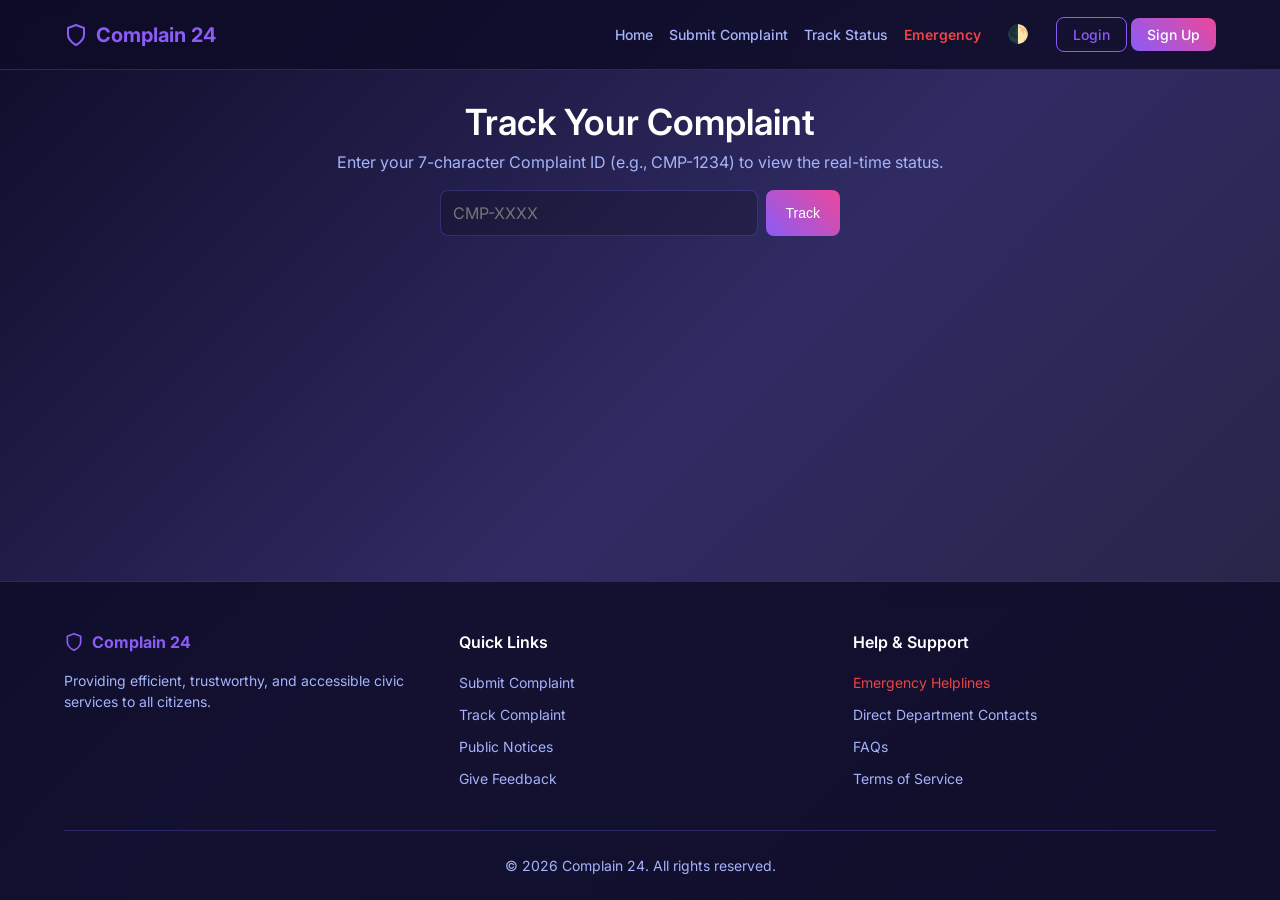
<file: track-complaint.html>
<!DOCTYPE html>
<html lang="en">
<head>
  <meta charset="UTF-8">
  <meta name="viewport" content="width=device-width, initial-scale=1.0">
  <title>Track Complaint - Complain 24</title>
  <link rel="stylesheet" href="style.css">
  <style>
    /* ---- Progress Stepper ---- */
    .progress-stepper {
      display: flex;
      align-items: flex-start;
      gap: 0;
      margin: 1.5rem 0;
      position: relative;
    }
    .progress-stepper::before {
      content: '';
      position: absolute;
      top: 20px;
      left: 20px;
      right: 20px;
      height: 3px;
      background: var(--border-color);
      z-index: 0;
    }
    .step {
      flex: 1;
      display: flex;
      flex-direction: column;
      align-items: center;
      text-align: center;
      position: relative;
      z-index: 1;
    }
    .step-circle {
      width: 40px;
      height: 40px;
      border-radius: 50%;
      border: 3px solid var(--border-color);
      background: var(--bg-color);
      display: flex;
      align-items: center;
      justify-content: center;
      font-size: 1.2rem;
      font-weight: 700;
      color: var(--text-secondary);
      transition: all 0.4s ease;
      position: relative;
      z-index: 2;
    }
    .step.done .step-circle {
      background: linear-gradient(135deg, #8b5cf6, #ec4899);
      border-color: transparent;
      color: white;
      box-shadow: 0 0 16px rgba(139, 92, 246, 0.6);
      animation: pulse-glow 2s infinite;
    }
    .step.done.success .step-circle {
      background: linear-gradient(135deg, #10b981, #06b6d4);
      box-shadow: 0 0 16px rgba(16, 185, 129, 0.6);
    }
    .step.done.alert .step-circle {
      background: linear-gradient(135deg, #ef4444, #f59e0b);
      box-shadow: 0 0 16px rgba(239, 68, 68, 0.6);
    }
    @keyframes pulse-glow {
      0%, 100% { box-shadow: 0 0 10px rgba(139, 92, 246, 0.5); }
      50% { box-shadow: 0 0 25px rgba(139, 92, 246, 0.9); }
    }
    .step-progress-line {
      position: absolute;
      top: 20px;
      left: 50%;
      right: -50%;
      height: 3px;
      background: linear-gradient(90deg, #8b5cf6, #ec4899);
      z-index: 1;
      transform-origin: left;
      transition: transform 0.6s ease;
    }
    .step-label {
      margin-top: 0.5rem;
      font-size: 0.7rem;
      font-weight: 600;
      text-transform: uppercase;
      letter-spacing: 0.05em;
      color: var(--text-secondary);
      transition: color 0.3s;
    }
    .step.done .step-label { color: var(--text-primary); }
    .step-date {
      font-size: 0.65rem;
      color: var(--text-secondary);
      margin-top: 0.2rem;
    }
    /* History Log Cards */
    .history-item {
      display: flex;
      gap: 1rem;
      padding: 0.75rem 0;
      border-bottom: 1px solid var(--border-color);
    }
    .history-item:last-child { border-bottom: none; }
    .history-dot {
      width: 10px; height: 10px;
      border-radius: 50%;
      background: var(--primary-color);
      margin-top: 4px;
      flex-shrink: 0;
    }
  </style>
</head>
<body>
  <!-- Navbar injected by JS -->
  
  <main>
    <div class="container" style="max-width: 800px;">
      <div class="text-center mb-8">
        <h1>Track Your Complaint</h1>
        <p>Enter your 7-character Complaint ID (e.g., CMP-1234) to view the real-time status.</p>
        
        <form id="trackForm" class="d-flex gap-2 justify-center mt-4" style="max-width: 400px; margin: 0 auto;">
          <input type="text" id="searchId" class="form-control" placeholder="CMP-XXXX" required style="font-size: 1rem; padding: 0.75rem;">
          <button type="submit" class="btn btn-primary">Track</button>
        </form>
      </div>

      <!-- Result Container -->
      <div id="resultContainer" style="display: none;">
        <div class="card mb-6">
          <div class="d-flex justify-between align-center border-b pb-4 mb-4" style="border-bottom: 1px solid var(--border-color);">
            <div>
              <h2 id="r-title" class="mb-1 text-lg"></h2>
              <p class="text-sm mb-0">ID: <strong id="r-id" style="color: var(--primary-color);"></strong> &bull; Filed on <span id="r-date"></span></p>
            </div>
            <div class="text-right">
              <span id="r-status" class="badge"></span>
              <div class="text-sm mt-1 font-semibold" style="color: var(--accent-alert); display: none;" id="r-escalation">
                &#9888; Escalated
              </div>
            </div>
          </div>
          
          <div class="grid grid-cols-2 text-sm mb-6">
            <div>
              <p class="mb-1"><strong>Category:</strong> <span id="r-cat"></span></p>
              <p class="mb-0"><strong>Department:</strong> <span id="r-dept"></span></p>
            </div>
            <div>
              <p class="mb-1"><strong>Priority:</strong> <span id="r-priority"></span></p>
              <p class="mb-0"><strong>SLA Target:</strong> <span id="r-sla"></span></p>
            </div>
          </div>

          <h3 class="text-sm mb-6" style="text-transform: uppercase; color: var(--text-secondary); letter-spacing: 0.05em;">Progress Timeline</h3>
          
          <!-- Animated Stepper -->
          <div class="progress-stepper" id="progress-stepper">
            <div class="step" id="step-submitted">
              <div class="step-circle">📋</div>
              <div class="step-label">Submitted</div>
              <div class="step-date" id="step-submitted-date"></div>
            </div>
            <div class="step" id="step-progress">
              <div class="step-circle">⚙️</div>
              <div class="step-label">In Progress</div>
              <div class="step-date" id="step-progress-date"></div>
            </div>
            <div class="step" id="step-resolved">
              <div class="step-circle">✅</div>
              <div class="step-label">Resolved</div>
              <div class="step-date" id="step-resolved-date"></div>
            </div>
          </div>

          <!-- Detailed History Log -->
          <h3 class="text-sm mb-3 mt-6" style="text-transform: uppercase; color: var(--text-secondary); letter-spacing: 0.05em;">Activity Log</h3>
          <div id="r-timeline" style="padding-left: 0.5rem;">
            <!-- Injected dynamically -->
          </div>
        </div>

        <div id="feedbackSection" style="display: none;" class="card text-center bg-gray-50">
          <h3 class="text-lg">Is this issue resolved to your satisfaction?</h3>
          <p class="text-sm">Your feedback helps us improve civic services.</p>
          <a href="feedback.html" class="btn btn-secondary mt-2">Give Feedback</a>
        </div>
      </div>
      
      <div id="errorContainer" style="display: none; text-align: center; padding: 2rem; color: var(--accent-alert);">
        <svg width="48" height="48" viewBox="0 0 24 24" fill="none" stroke="currentColor" stroke-width="2" style="margin: 0 auto 1rem;"><circle cx="12" cy="12" r="10"></circle><line x1="12" y1="8" x2="12" y2="12"></line><line x1="12" y1="16" x2="12.01" y2="16"></line></svg>
        <h3>Complaint Not Found</h3>
        <p class="text-sm text-secondary">Please check your ID and try again.</p>
      </div>

    </div>
  </main>

  <script src="app.js"></script>
  <script>
    document.addEventListener('DOMContentLoaded', () => {
      // Auto-search if ID is in URL
      const urlParams = new URLSearchParams(window.location.search);
      const id = urlParams.get('id');
      if (id) {
        document.getElementById('searchId').value = id;
        searchComplaint(id);
      }
    });

    document.getElementById('trackForm').addEventListener('submit', (e) => {
      e.preventDefault();
      const id = document.getElementById('searchId').value.trim().toUpperCase();
      searchComplaint(id);
    });

    async function searchComplaint(id) {
      let complaints = [];
      try {
        const response = await fetch(window.API_BASE + '/api/complaints', { cache: 'no-store' });
        complaints = await response.json();
      } catch (err) {
        console.error(err);
      }
      const complaint = complaints.find(c => c.id === id);
      
      const res = document.getElementById('resultContainer');
      const err = document.getElementById('errorContainer');
      
      if (!complaint) {
        res.style.display = 'none';
        err.style.display = 'block';
        return;
      }
      
      err.style.display = 'none';
      res.style.display = 'block';
      
      // Populate fields
      document.getElementById('r-title').textContent = complaint.title;
      document.getElementById('r-id').textContent = complaint.id;
      const d = new Date(complaint.date);
      document.getElementById('r-date').textContent = d.toLocaleDateString() + ' ' + d.toLocaleTimeString([], {hour: '2-digit', minute:'2-digit'});
      
      document.getElementById('r-cat').textContent = complaint.category;
      document.getElementById('r-dept').textContent = complaint.department;
      document.getElementById('r-priority').textContent = complaint.priority;
      
      // SLA target (mock: +2 days)
      const slaDate = new Date(d.getTime() + (2 * 24 * 60 * 60 * 1000));
      document.getElementById('r-sla').textContent = slaDate.toLocaleDateString();

      // Status Badge
      const statusBadge = document.getElementById('r-status');
      statusBadge.textContent = complaint.status;
      if (complaint.status === 'Resolved') statusBadge.className = 'badge badge-resolved';
      else if (complaint.status === 'In Progress') statusBadge.className = 'badge badge-progress';
      else statusBadge.className = 'badge badge-pending';

      // Escalation UI
      const isEscalated = (new Date() > slaDate && complaint.status !== 'Resolved');
      document.getElementById('r-escalation').style.display = isEscalated ? 'block' : 'none';

      // Feedback button
      if (complaint.status === 'Resolved') {
        document.getElementById('feedbackSection').style.display = 'block';
        const fbLink = document.querySelector('#feedbackSection a');
        if (fbLink) fbLink.href = `feedback.html?id=${encodeURIComponent(complaint.id)}`;
      } else {
        document.getElementById('feedbackSection').style.display = 'none';
      }

      // ---- Animate the Stepper ----
      const stepSubmitted = document.getElementById('step-submitted');
      const stepProgress = document.getElementById('step-progress');
      const stepResolved = document.getElementById('step-resolved');
      const formatDate = (iso) => iso ? new Date(iso).toLocaleDateString([], {month:'short', day:'numeric'}) : '';
      
      // Always mark submitted
      stepSubmitted.classList.add('done');
      document.getElementById('step-submitted-date').textContent = formatDate(complaint.date);

      if (complaint.status === 'In Progress' || complaint.status === 'Resolved') {
        setTimeout(() => {
          stepProgress.classList.add('done');
          document.getElementById('step-progress-date').textContent = formatDate(new Date(d.getTime() + 3600000).toISOString());
        }, 300);
      }
      if (complaint.status === 'Resolved') {
        setTimeout(() => {
          stepResolved.classList.add('done', 'success');
          document.getElementById('step-resolved-date').textContent = formatDate(complaint.resolvedDate || new Date().toISOString());
        }, 600);
      }

      // ---- Activity Log ----
      let timelineHTML = '';
      timelineHTML += createLogItem('📋 Complaint Submitted', 'Received and logged into the system.', complaint.date);
      if (complaint.status === 'In Progress' || complaint.status === 'Resolved') {
        timelineHTML += createLogItem('⚙️ Work Started', 'Assigned department has begun addressing the issue.', new Date(d.getTime() + 3600000).toISOString());
      }
      if (isEscalated) {
        timelineHTML += createLogItem('🚨 Escalated', 'SLA deadline breached. Issue escalated to Supervisor.', slaDate.toISOString());
      }
      if (complaint.status === 'Resolved') {
        timelineHTML += createLogItem('✅ Resolved', 'Issue has been successfully resolved. Thank you for your patience!', complaint.resolvedDate || new Date().toISOString());
      }
      document.getElementById('r-timeline').innerHTML = timelineHTML || '<p class="text-sm text-secondary">No activity yet.</p>';
    }

    function createLogItem(title, desc, date) {
      const dateStr = date ? new Date(date).toLocaleString([], {month:'short', day:'numeric', hour:'2-digit', minute:'2-digit'}) : '';
      return `
        <div class="history-item">
          <div class="history-dot" style="margin-top: 5px;"></div>
          <div style="flex: 1;">
            <div class="d-flex justify-between align-center">
              <span class="font-semibold text-sm">${title}</span>
              <span class="text-sm" style="color: var(--text-secondary); font-size: 0.72rem;">${dateStr}</span>
            </div>
            <p class="text-sm mb-0" style="color: var(--text-secondary);">${desc}</p>
          </div>
        </div>
      `;
    }
  </script>
</body>
</html>
</file>
<file: style.css>
@import url('https://fonts.googleapis.com/css2?family=Inter:wght@300;400;500;600;700&display=swap');

:root {
  /* Colorful Dark Theme Palette */
  --bg-color: #0b0914; /* Deep space purple/blue base */
  --bg-card: rgba(30, 27, 75, 0.4); /* Glassy indigo */
  --text-primary: #ffffff;
  --text-secondary: #a5b4fc; /* Light indigo */
  
  --primary-color: #8b5cf6; /* Vibrant Purple */
  --primary-hover: #a78bfa;
  
  --secondary-color: #ec4899; /* Vibrant Pink */
  --secondary-hover: #f472b6;
  
  --accent-alert: #ef4444; 
  --accent-warning: #f59e0b; 
  --accent-success: #10b981; 
  --accent-cyan: #06b6d4;
  
  --border-color: rgba(99, 102, 241, 0.3); /* indigo border */
  
  /* Shadows */
  --shadow-sm: 0 1px 2px 0 rgb(0 0 0 / 0.5);
  --shadow-md: 0 4px 6px -1px rgb(0 0 0 / 0.6), 0 2px 4px -2px rgb(0 0 0 / 0.6);
  --shadow-lg: 0 10px 15px -3px rgb(0 0 0 / 0.6), 0 4px 6px -4px rgb(0 0 0 / 0.6);
  
  /* Radii */
  --radius-md: 0.5rem;
  --radius-lg: 0.75rem;
  --radius-full: 9999px;
  
  /* Spacing */
  --nav-height: 70px;
}

:root.light-theme {
  --bg-color: #f8fafc;
  --bg-card: #ffffff;
  --text-primary: #0f172a;
  --text-secondary: #475569;
  
  --primary-color: #6366f1;
  --primary-hover: #4f46e5;
  
  --secondary-color: #db2777;
  --secondary-hover: #be185d;
  
  --border-color: #e2e8f0;
  
  --shadow-sm: 0 1px 2px 0 rgb(0 0 0 / 0.05);
  --shadow-md: 0 4px 6px -1px rgb(0 0 0 / 0.1), 0 2px 4px -2px rgb(0 0 0 / 0.1);
  --shadow-lg: 0 10px 15px -3px rgb(0 0 0 / 0.1), 0 4px 6px -4px rgb(0 0 0 / 0.1);
}

* {
  margin: 0;
  padding: 0;
  box-sizing: border-box;
}

body {
  font-family: 'Inter', sans-serif;
  background: linear-gradient(135deg, #0f0c29, #302b63, #24243e);
  background-attachment: fixed;
  color: var(--text-primary);
  line-height: 1.5;
  min-height: 100vh;
  display: flex;
  flex-direction: column;
}

a {
  text-decoration: none;
  color: var(--primary-color);
  transition: color 0.2s;
}

a:hover {
  color: var(--primary-hover);
}

/* Layout */
.container {
  width: 100%;
  max-width: 1200px;
  margin: 0 auto;
  padding: 0 1.5rem;
}

main {
  flex-grow: 1;
  padding: 2rem 0;
  margin-top: var(--nav-height);
}

/* Typography */
h1, h2, h3, h4, h5, h6 {
  font-weight: 600;
  color: var(--text-primary);
  margin-bottom: 0.5rem;
}

h1 { font-size: 2.25rem; line-height: 2.5rem; }
h2 { font-size: 1.875rem; line-height: 2.25rem; }
h3 { font-size: 1.5rem; line-height: 2rem; }

p {
  color: var(--text-secondary);
  margin-bottom: 1rem;
}

/* Buttons */
.btn {
  display: inline-flex;
  align-items: center;
  justify-content: center;
  padding: 0.625rem 1.25rem;
  font-size: 0.875rem;
  font-weight: 500;
  border-radius: var(--radius-md);
  border: none;
  cursor: pointer;
  transition: all 0.2s ease;
  text-align: center;
  gap: 0.5rem;
}

.btn-primary {
  background: linear-gradient(45deg, #8b5cf6, #ec4899);
  color: white;
  border: none;
}
.btn-primary:hover {
  background: linear-gradient(45deg, #a78bfa, #f472b6);
  transform: translateY(-2px);
  box-shadow: 0 0 15px rgba(236, 72, 153, 0.6);
  color: white;
}

.btn-secondary {
  background: linear-gradient(45deg, #06b6d4, #3b82f6);
  color: white;
  border: none;
}
.btn-secondary:hover {
  background: linear-gradient(45deg, #22d3ee, #60a5fa);
  transform: translateY(-2px);
  box-shadow: 0 0 15px rgba(59, 130, 246, 0.6);
  color: white;
}

.btn-alert {
  background-color: var(--accent-alert);
  color: white;
}
.btn-alert:hover {
  background-color: #dc2626;
  transform: translateY(-1px);
  box-shadow: var(--shadow-md);
  color: white;
}

.btn-outline {
  background-color: transparent;
  color: var(--primary-color);
  border: 1px solid var(--primary-color);
}
.btn-outline:hover {
  background-color: #0a0a0a;
}

.btn-block {
  width: 100%;
}

/* Cards */
.card {
  background-color: var(--bg-card);
  backdrop-filter: blur(12px);
  -webkit-backdrop-filter: blur(12px);
  border-radius: var(--radius-lg);
  box-shadow: 0 8px 32px 0 rgba(0, 0, 0, 0.3);
  padding: 1.5rem;
  border: 1px solid var(--border-color);
  transition: all 0.3s ease;
}

.card:hover {
  box-shadow: 0 8px 32px 0 rgba(139, 92, 246, 0.2);
  border-color: rgba(139, 92, 246, 0.5);
  transform: translateY(-2px);
}

/* Forms */
.form-group {
  margin-bottom: 1.25rem;
}

.form-label {
  display: block;
  font-size: 0.875rem;
  font-weight: 500;
  margin-bottom: 0.5rem;
  color: var(--text-primary);
}

.form-control {
  width: 100%;
  padding: 0.625rem 0.75rem;
  font-family: 'Inter', sans-serif;
  font-size: 0.875rem;
  border: 1px solid var(--border-color);
  border-radius: var(--radius-md);
  background-color: rgba(0, 0, 0, 0.2);
  color: var(--text-primary);
  transition: border-color 0.2s, box-shadow 0.2s;
}

.form-control:focus {
  outline: none;
  border-color: var(--primary-color);
  box-shadow: 0 0 0 3px rgba(59, 130, 246, 0.1);
}

textarea.form-control {
  resize: vertical;
  min-height: 100px;
}

.form-select {
  appearance: none;
  background-image: url("data:image/svg+xml,%3csvg xmlns='http://www.w3.org/2000/svg' fill='none' viewBox='0 0 20 20'%3e%3cpath stroke='%236b7280' stroke-linecap='round' stroke-linejoin='round' stroke-width='1.5' d='M6 8l4 4 4-4'/%3e%3c/svg%3e");
  background-position: right 0.5rem center;
  background-repeat: no-repeat;
  background-size: 1.5em 1.5em;
  padding-right: 2.5rem;
}

option {
  background-color: var(--bg-color);
  color: var(--text-primary);
}

/* Navbar */
.navbar {
  position: fixed;
  top: 0;
  left: 0;
  width: 100%;
  height: var(--nav-height);
  background-color: rgba(15, 12, 41, 0.85);
  backdrop-filter: blur(8px);
  border-bottom: 1px solid var(--border-color);
  z-index: 1000;
  display: flex;
  align-items: center;
}

.navbar .container {
  display: flex;
  justify-content: space-between;
  align-items: center;
}

.nav-brand {
  font-size: 1.25rem;
  font-weight: 700;
  color: var(--primary-color);
  display: flex;
  align-items: center;
  gap: 0.5rem;
}

.nav-brand:hover {
  color: var(--primary-hover);
}

.nav-links {
  display: flex;
  gap: 1.5rem;
  align-items: center;
}

.nav-link {
  color: var(--text-secondary);
  font-weight: 500;
  font-size: 0.875rem;
}

.nav-link:hover, .nav-link.active {
  color: var(--primary-color);
}

/* Footer */
.footer {
  background-color: rgba(15, 12, 41, 0.85);
  backdrop-filter: blur(12px);
  border-top: 1px solid var(--border-color);
  padding: 3rem 0 1.5rem;
  margin-top: auto;
}

.footer-grid {
  display: grid;
  grid-template-columns: repeat(auto-fit, minmax(200px, 1fr));
  gap: 2rem;
  margin-bottom: 2rem;
}

.footer-col h4 {
  font-size: 1rem;
  margin-bottom: 1rem;
}

.footer-links {
  list-style: none;
}

.footer-links li {
  margin-bottom: 0.5rem;
}

.footer-links a {
  color: var(--text-secondary);
  font-size: 0.875rem;
}

.footer-links a:hover {
  color: var(--primary-color);
}

.footer-bottom {
  text-align: center;
  padding-top: 1.5rem;
  border-top: 1px solid var(--border-color);
  font-size: 0.875rem;
  color: var(--text-secondary);
}

/* Status Badges */
.badge {
  display: inline-flex;
  align-items: center;
  padding: 0.25rem 0.625rem;
  border-radius: var(--radius-full);
  font-size: 0.75rem;
  font-weight: 600;
  text-transform: uppercase;
  letter-spacing: 0.025em;
}

.badge-pending {
  background-color: rgba(245, 158, 11, 0.2);
  color: #fcd34d;
}
.badge-progress {
  background-color: rgba(59, 130, 246, 0.2);
  color: #93c5fd;
}
.badge-resolved {
  background-color: rgba(16, 185, 129, 0.2);
  color: #6ee7b7;
}
.badge-urgent {
  background-color: rgba(239, 68, 68, 0.2);
  color: #fca5a5;
}

/* Grid Utilities */
.grid {
  display: grid;
  gap: 1.5rem;
}

.grid-cols-2 { grid-template-columns: repeat(2, 1fr); }
.grid-cols-3 { grid-template-columns: repeat(3, 1fr); }
.grid-cols-4 { grid-template-columns: repeat(4, 1fr); }

@media (max-width: 768px) {
  .grid-cols-2, .grid-cols-3, .grid-cols-4 {
    grid-template-columns: 1fr;
  }
  .nav-links {
    display: none; /* simple mobile hide for now */
  }
}

/* Utility Classes */
.text-center { text-align: center; }
.text-right { text-align: right; }
.mt-1 { margin-top: 0.25rem; }
.mt-2 { margin-top: 0.5rem; }
.mt-4 { margin-top: 1rem; }
.mt-6 { margin-top: 1.5rem; }
.mt-8 { margin-top: 2rem; }
.mb-2 { margin-bottom: 0.5rem; }
.mb-4 { margin-bottom: 1rem; }
.mb-6 { margin-bottom: 1.5rem; }
.mb-8 { margin-bottom: 2rem; }
.d-flex { display: flex; }
.align-center { align-items: center; }
.justify-between { justify-content: space-between; }
.gap-2 { gap: 0.5rem; }
.gap-4 { gap: 1rem; }
.text-sm { font-size: 0.875rem; }
.text-lg { font-size: 1.125rem; }
.font-semibold { font-weight: 600; }
.font-bold { font-weight: 700; }

/* Theme Glitch Fix Utilities */
.bg-highlight-blue { background-color: rgba(59, 130, 246, 0.1); }
.bg-highlight-red { background-color: rgba(239, 68, 68, 0.1); }
.bg-surface { background-color: #0a0a0a; }
.text-highlight-blue { color: #93c5fd; }
.text-highlight-red { color: #fca5a5; }
</file>
